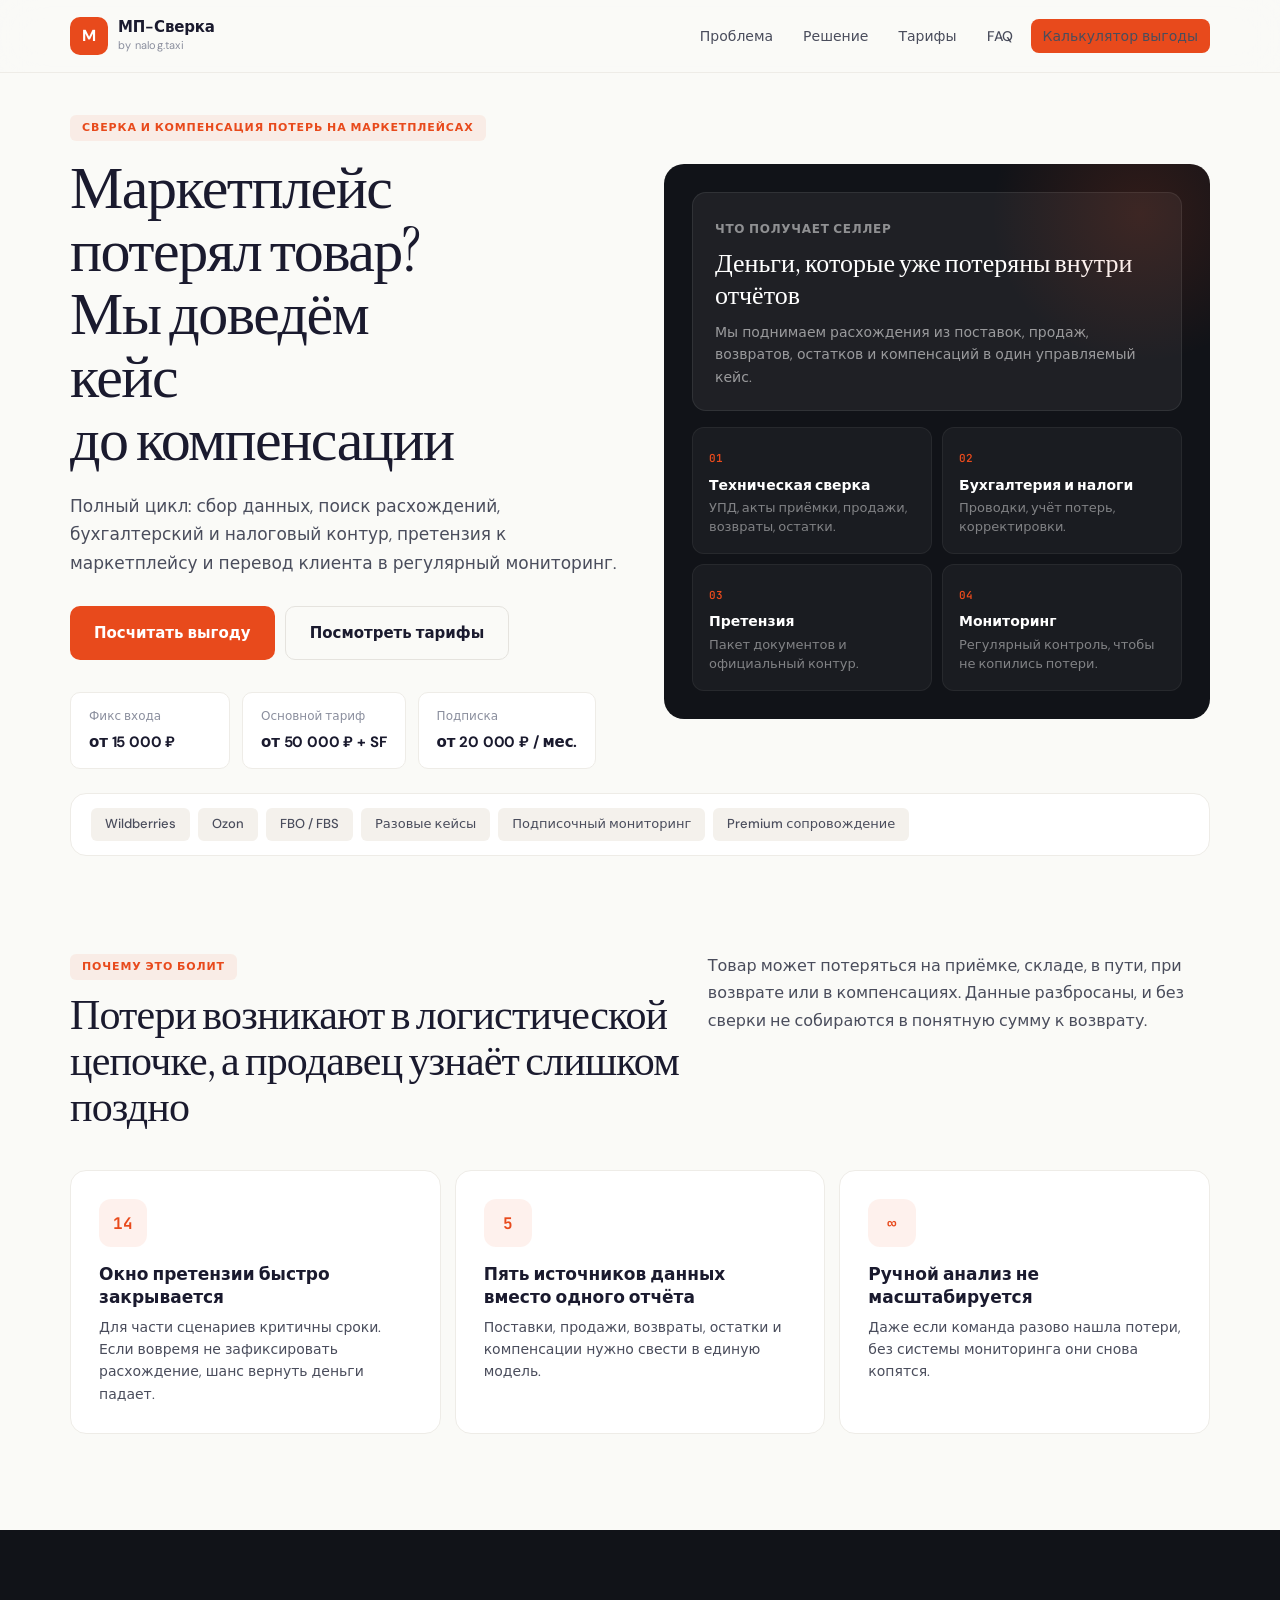
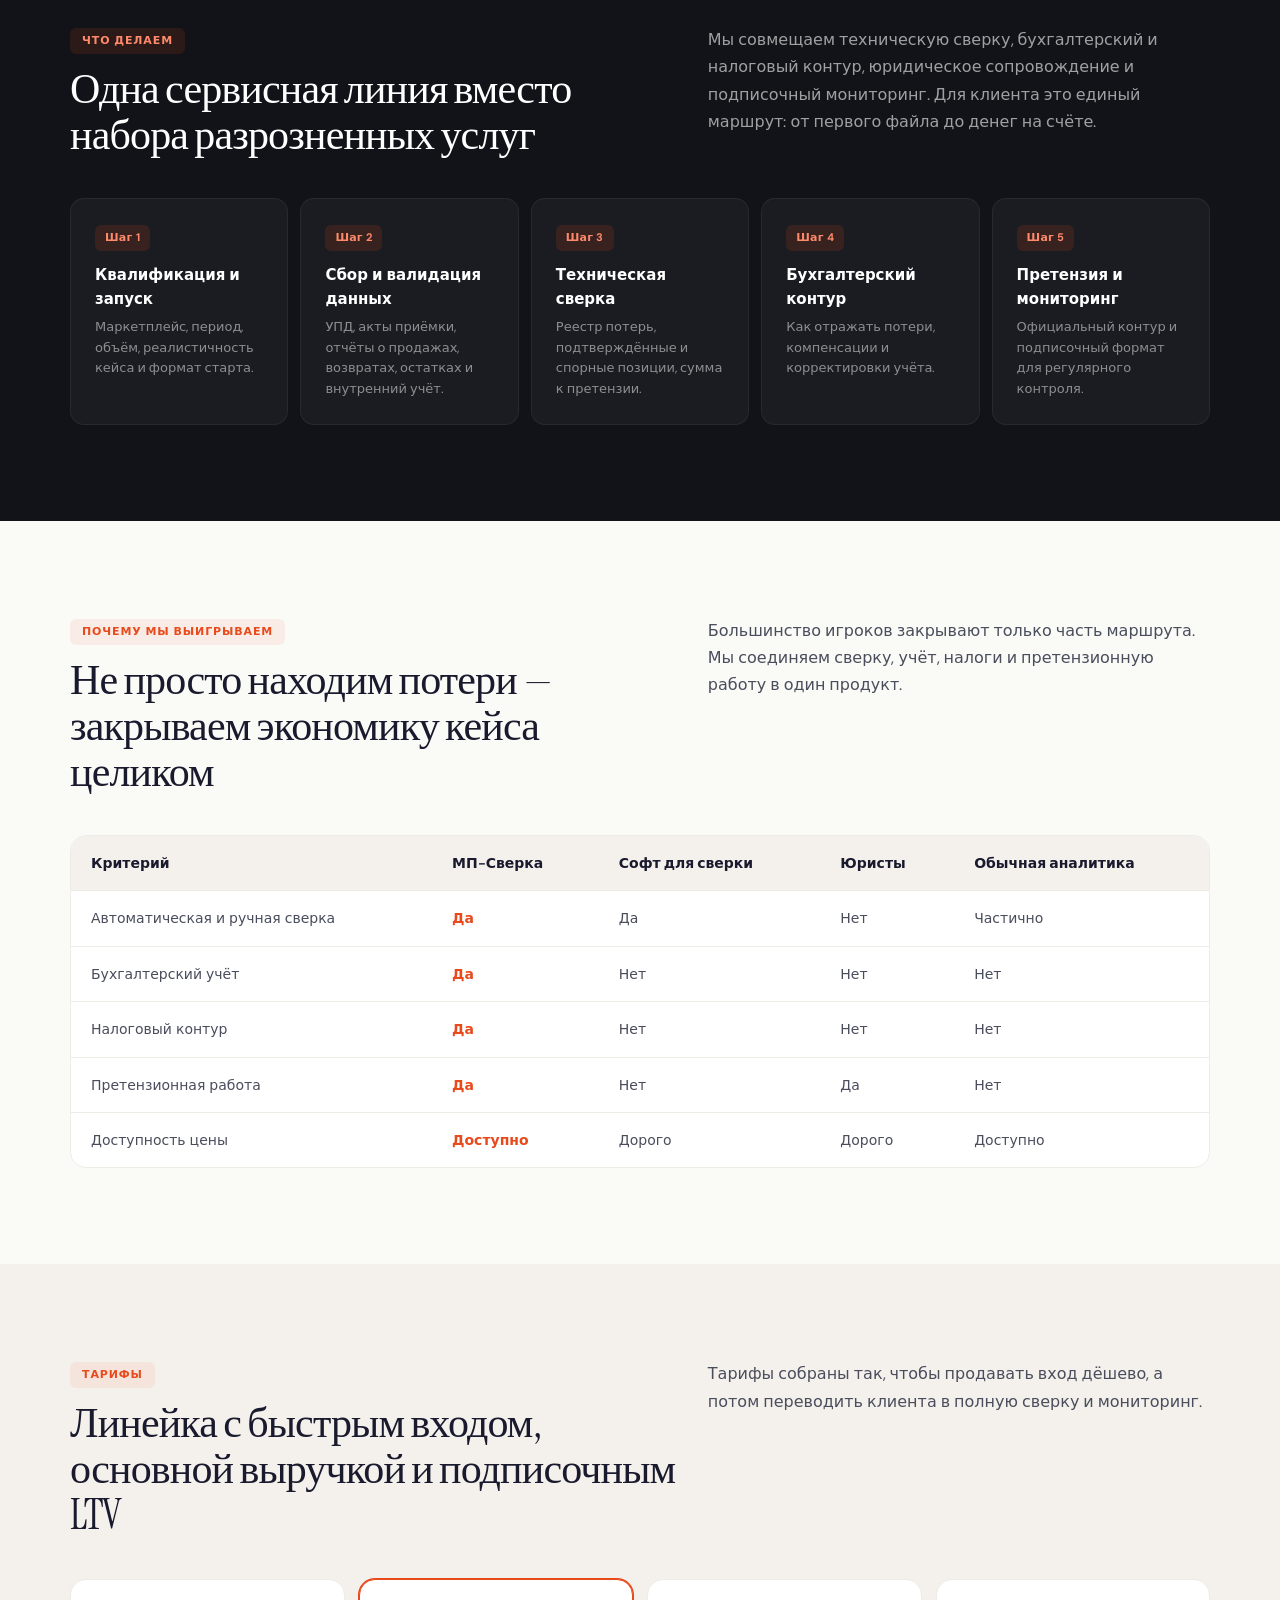
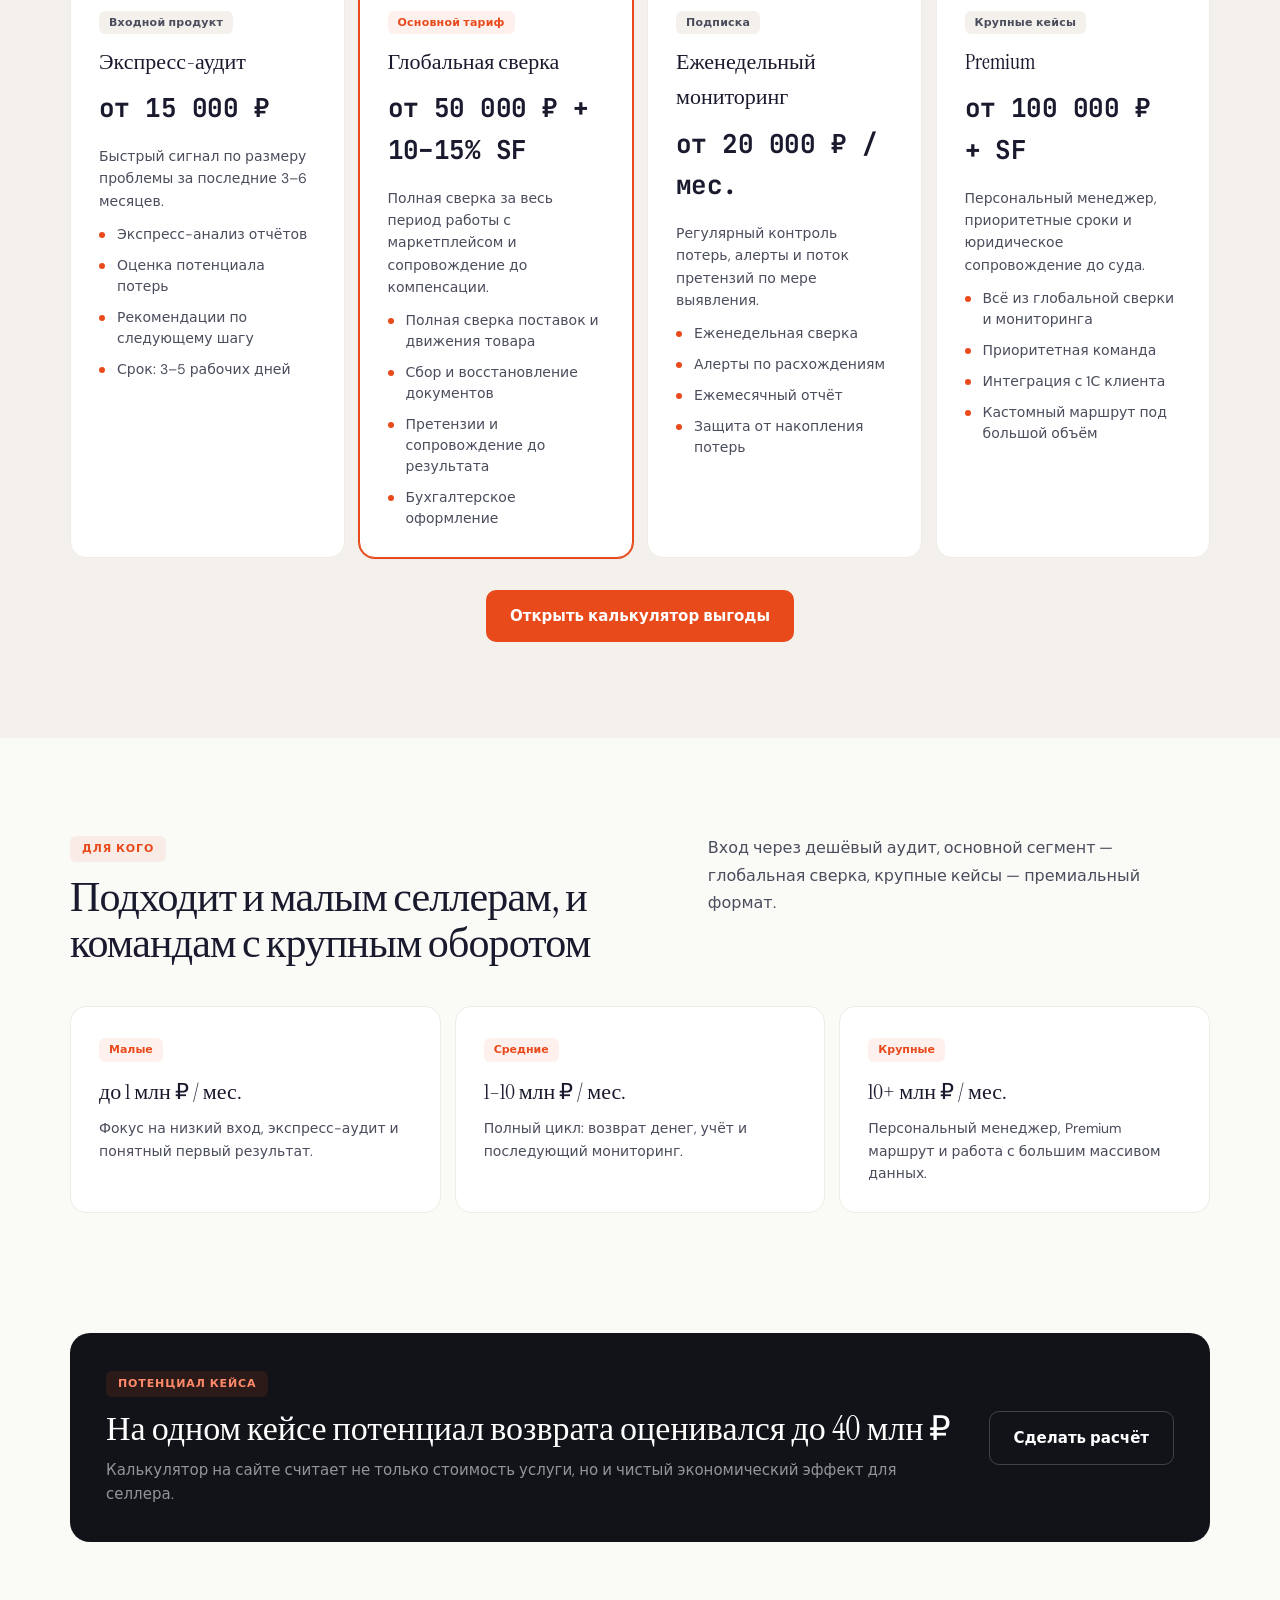
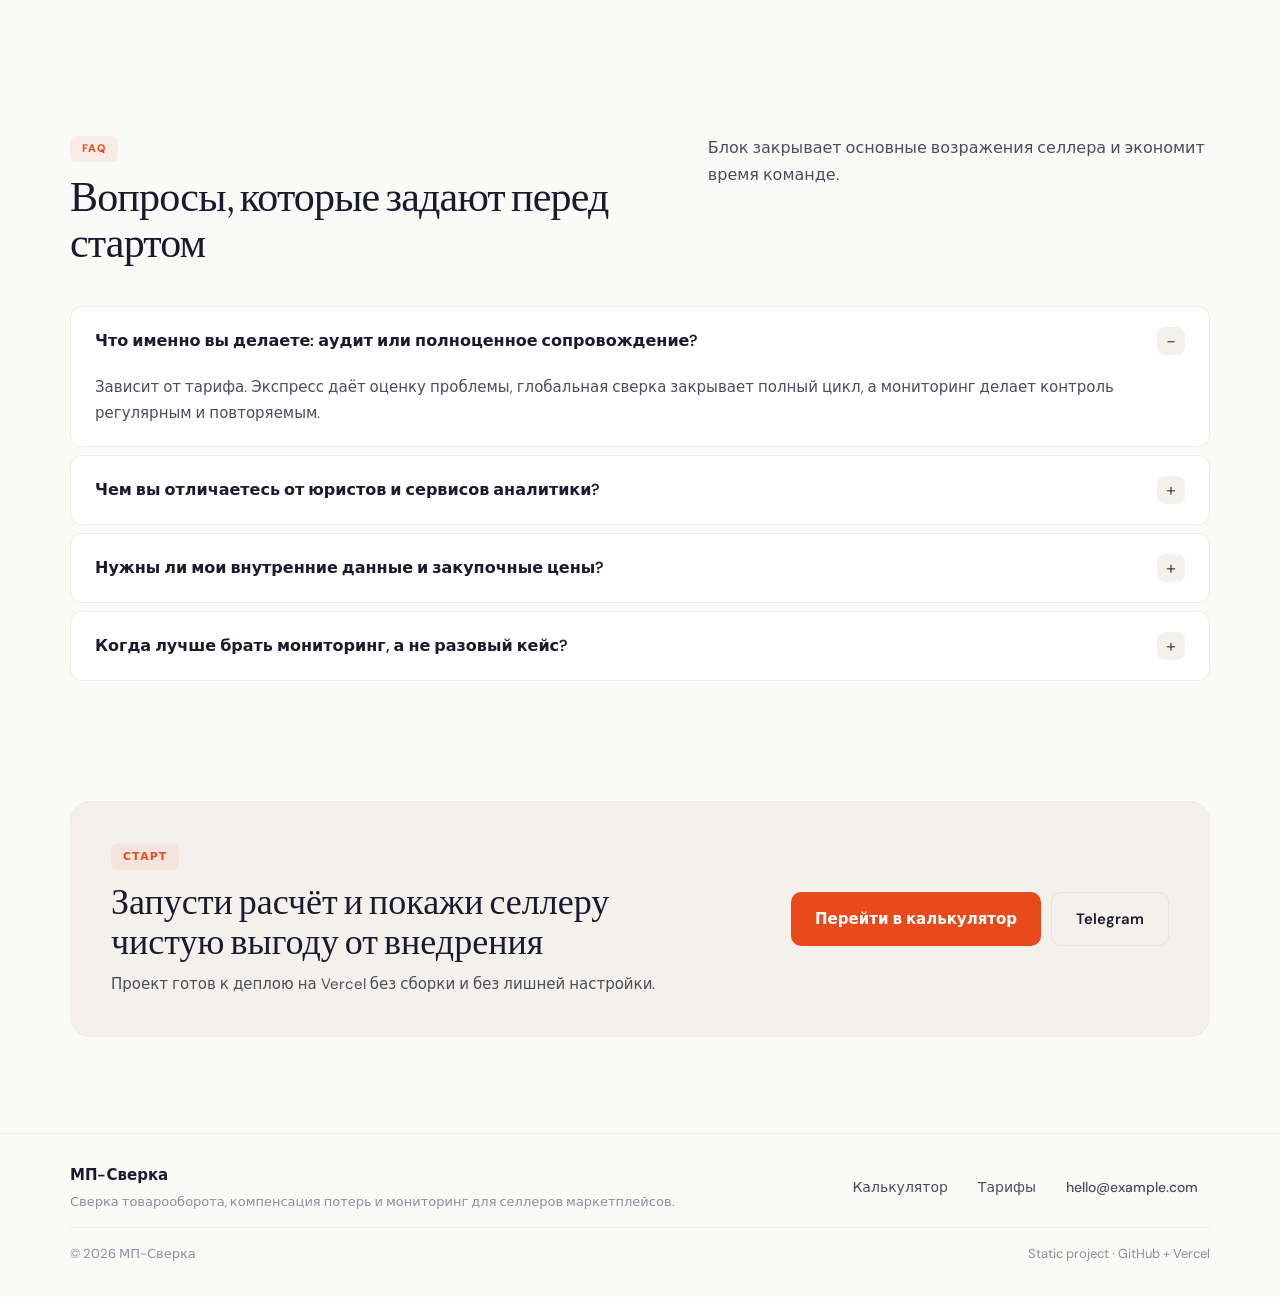
<file: index.html>
<!doctype html>
<html lang="ru">
  <head>
    <meta charset="UTF-8" />
    <meta name="viewport" content="width=device-width, initial-scale=1.0" />
    <title>МП-Сверка — найдем потери товара и вернем деньги селлеру</title>
    <meta
      name="description"
      content="МП-Сверка от nalog.taxi: техническая сверка, бухгалтерский и налоговый учет потерь, претензии к маркетплейсам и регулярный мониторинг."
    />
    <meta name="theme-color" content="#FAFAF7" />
    <meta property="og:title" content="МП-Сверка — найдем потери товара и вернем деньги селлеру" />
    <meta
      property="og:description"
      content="Сверка движения товара, расчет потерь, претензии к маркетплейсу и понятная экономика для селлера."
    />
    <meta property="og:type" content="website" />
    <meta property="og:image" content="./assets/og-cover.svg" />
    <link rel="icon" href="./assets/favicon.svg" type="image/svg+xml" />
    <link rel="preconnect" href="https://fonts.googleapis.com" />
    <link rel="preconnect" href="https://fonts.gstatic.com" crossorigin />
    <link
      href="https://fonts.googleapis.com/css2?family=DM+Sans:ital,wght@0,400;0,500;0,600;0,700;1,400&family=Instrument+Serif:ital@0;1&family=JetBrains+Mono:wght@500;700&display=swap"
      rel="stylesheet"
    />
    <link rel="stylesheet" href="./styles/main.css" />
    <script type="application/ld+json">
      {
        "@context": "https://schema.org",
        "@type": "ProfessionalService",
        "name": "МП-Сверка",
        "description": "Сервис по сверке товарооборота и компенсации потерь товара на маркетплейсах",
        "serviceType": "Marketplace reconciliation service",
        "areaServed": "RU",
        "brand": {
          "@type": "Brand",
          "name": "nalog.taxi"
        }
      }
    </script>
  </head>
  <body>
    <a class="skip-link" href="#main">Перейти к контенту</a>

    <header class="site-header">
      <div class="container nav-shell">
        <a class="brand" href="./index.html" aria-label="МП-Сверка, главная">
          <span class="brand-mark">M</span>
          <span>
            <strong>МП-Сверка</strong>
            <small>by nalog.taxi</small>
          </span>
        </a>

        <button class="nav-toggle" type="button" aria-expanded="false" aria-controls="mobileMenu">
          <span></span><span></span><span></span>
          <span class="sr-only">Открыть меню</span>
        </button>

        <nav class="nav-links" aria-label="Основная навигация">
          <a href="#problem">Проблема</a>
          <a href="#solution">Решение</a>
          <a href="#pricing">Тарифы</a>
          <a href="#faq">FAQ</a>
          <a class="btn btn-sm btn-accent" href="./calculator.html">Калькулятор выгоды</a>
        </nav>
      </div>

      <div class="mobile-menu" id="mobileMenu">
        <div class="container mobile-menu-inner">
          <a href="#problem">Проблема</a>
          <a href="#solution">Решение</a>
          <a href="#pricing">Тарифы</a>
          <a href="#faq">FAQ</a>
          <a class="btn btn-block btn-accent" href="./calculator.html">Открыть калькулятор</a>
        </div>
      </div>
    </header>

    <main id="main">
      <section class="hero section">
        <div class="container hero-grid">
          <div class="hero-copy">
            <div class="eyebrow">Сверка и компенсация потерь на маркетплейсах</div>
            <h1>Маркетплейс потерял товар? Мы доведём кейс до&nbsp;компенсации</h1>
            <p class="hero-text">
              Полный цикл: сбор данных, поиск расхождений, бухгалтерский и налоговый контур,
              претензия к маркетплейсу и перевод клиента в регулярный мониторинг.
            </p>

            <div class="hero-actions">
              <a class="btn btn-lg btn-accent" href="./calculator.html">Посчитать выгоду</a>
              <a class="btn btn-lg btn-secondary" href="#pricing">Посмотреть тарифы</a>
            </div>

            <div class="hero-proof">
              <div class="proof-card">
                <span>Фикс входа</span>
                <strong>от 15 000 ₽</strong>
              </div>
              <div class="proof-card">
                <span>Основной тариф</span>
                <strong>от 50 000 ₽ + SF</strong>
              </div>
              <div class="proof-card">
                <span>Подписка</span>
                <strong>от 20 000 ₽ / мес.</strong>
              </div>
            </div>
          </div>

          <div class="hero-panel">
            <div class="panel-glow"></div>
            <div class="hero-metric-card metric-primary">
              <span class="metric-label">Что получает селлер</span>
              <strong class="metric-value">Деньги, которые уже потеряны внутри отчётов</strong>
              <p>Мы поднимаем расхождения из поставок, продаж, возвратов, остатков и компенсаций в один управляемый кейс.</p>
            </div>

            <div class="mini-grid">
              <article class="mini-card">
                <span>01</span>
                <strong>Техническая сверка</strong>
                <p>УПД, акты приёмки, продажи, возвраты, остатки.</p>
              </article>
              <article class="mini-card">
                <span>02</span>
                <strong>Бухгалтерия и налоги</strong>
                <p>Проводки, учёт потерь, корректировки.</p>
              </article>
              <article class="mini-card">
                <span>03</span>
                <strong>Претензия</strong>
                <p>Пакет документов и официальный контур.</p>
              </article>
              <article class="mini-card">
                <span>04</span>
                <strong>Мониторинг</strong>
                <p>Регулярный контроль, чтобы не копились потери.</p>
              </article>
            </div>
          </div>
        </div>
      </section>

      <section class="section trust-strip">
        <div class="container trust-row" aria-label="Маркетплейсы и сценарии работы">
          <span>Wildberries</span>
          <span>Ozon</span>
          <span>FBO / FBS</span>
          <span>Разовые кейсы</span>
          <span>Подписочный мониторинг</span>
          <span>Premium сопровождение</span>
        </div>
      </section>

      <section class="section" id="problem">
        <div class="container section-head">
          <div>
            <div class="eyebrow">Почему это болит</div>
            <h2>Потери возникают в логистической цепочке, а продавец узнаёт слишком поздно</h2>
          </div>
          <p>
            Товар может потеряться на приёмке, складе, в пути, при возврате или в компенсациях. Данные разбросаны, и без сверки не собираются в понятную сумму к возврату.
          </p>
        </div>

        <div class="container cards-3">
          <article class="feature-card">
            <div class="feature-icon">14</div>
            <h3>Окно претензии быстро закрывается</h3>
            <p>Для части сценариев критичны сроки. Если вовремя не зафиксировать расхождение, шанс вернуть деньги падает.</p>
          </article>
          <article class="feature-card">
            <div class="feature-icon">5</div>
            <h3>Пять источников данных вместо одного отчёта</h3>
            <p>Поставки, продажи, возвраты, остатки и компенсации нужно свести в единую модель.</p>
          </article>
          <article class="feature-card">
            <div class="feature-icon">∞</div>
            <h3>Ручной анализ не масштабируется</h3>
            <p>Даже если команда разово нашла потери, без системы мониторинга они снова копятся.</p>
          </article>
        </div>
      </section>

      <section class="section section-dark" id="solution">
        <div class="container section-head section-head-dark">
          <div>
            <div class="eyebrow">Что делаем</div>
            <h2>Одна сервисная линия вместо набора разрозненных услуг</h2>
          </div>
          <p>
            Мы совмещаем техническую сверку, бухгалтерский и налоговый контур, юридическое сопровождение и подписочный
            мониторинг. Для клиента это единый маршрут: от первого файла до денег на счёте.
          </p>
        </div>

        <div class="container timeline">
          <article class="timeline-item">
            <span class="timeline-step">Шаг 1</span>
            <h3>Квалификация и запуск</h3>
            <p>Маркетплейс, период, объём, реалистичность кейса и формат старта.</p>
          </article>
          <article class="timeline-item">
            <span class="timeline-step">Шаг 2</span>
            <h3>Сбор и валидация данных</h3>
            <p>УПД, акты приёмки, отчёты о продажах, возвратах, остатках и внутренний учёт.</p>
          </article>
          <article class="timeline-item">
            <span class="timeline-step">Шаг 3</span>
            <h3>Техническая сверка</h3>
            <p>Реестр потерь, подтверждённые и спорные позиции, сумма к претензии.</p>
          </article>
          <article class="timeline-item">
            <span class="timeline-step">Шаг 4</span>
            <h3>Бухгалтерский контур</h3>
            <p>Как отражать потери, компенсации и корректировки учёта.</p>
          </article>
          <article class="timeline-item">
            <span class="timeline-step">Шаг 5</span>
            <h3>Претензия и мониторинг</h3>
            <p>Официальный контур и подписочный формат для регулярного контроля.</p>
          </article>
        </div>
      </section>

      <section class="section">
        <div class="container section-head">
          <div>
            <div class="eyebrow">Почему мы выигрываем</div>
            <h2>Не просто находим потери — закрываем экономику кейса целиком</h2>
          </div>
          <p>
            Большинство игроков закрывают только часть маршрута. Мы соединяем сверку, учёт, налоги и претензионную работу в один продукт.
          </p>
        </div>

        <div class="container compare-table-wrap">
          <table class="compare-table">
            <thead>
              <tr>
                <th>Критерий</th>
                <th>МП-Сверка</th>
                <th>Софт для сверки</th>
                <th>Юристы</th>
                <th>Обычная аналитика</th>
              </tr>
            </thead>
            <tbody>
              <tr><td>Автоматическая и ручная сверка</td><td>Да</td><td>Да</td><td>Нет</td><td>Частично</td></tr>
              <tr><td>Бухгалтерский учёт</td><td>Да</td><td>Нет</td><td>Нет</td><td>Нет</td></tr>
              <tr><td>Налоговый контур</td><td>Да</td><td>Нет</td><td>Нет</td><td>Нет</td></tr>
              <tr><td>Претензионная работа</td><td>Да</td><td>Нет</td><td>Да</td><td>Нет</td></tr>
              <tr><td>Доступность цены</td><td>Доступно</td><td>Дорого</td><td>Дорого</td><td>Доступно</td></tr>
            </tbody>
          </table>
        </div>
      </section>

      <section class="section section-gradient" id="pricing">
        <div class="container section-head">
          <div>
            <div class="eyebrow">Тарифы</div>
            <h2>Линейка с быстрым входом, основной выручкой и подписочным LTV</h2>
          </div>
          <p>Тарифы собраны так, чтобы продавать вход дёшево, а потом переводить клиента в полную сверку и мониторинг.</p>
        </div>

        <div class="container pricing-grid">
          <article class="pricing-card">
            <div class="pricing-top">
              <span class="pricing-tag">Входной продукт</span>
              <h3>Экспресс-аудит</h3>
              <div class="pricing-price">от 15 000 ₽</div>
            </div>
            <p>Быстрый сигнал по размеру проблемы за последние 3–6 месяцев.</p>
            <ul>
              <li>Экспресс-анализ отчётов</li>
              <li>Оценка потенциала потерь</li>
              <li>Рекомендации по следующему шагу</li>
              <li>Срок: 3–5 рабочих дней</li>
            </ul>
          </article>

          <article class="pricing-card pricing-card-featured">
            <div class="pricing-top">
              <span class="pricing-tag pricing-tag-accent">Основной тариф</span>
              <h3>Глобальная сверка</h3>
              <div class="pricing-price">от 50 000 ₽ + 10–15% SF</div>
            </div>
            <p>Полная сверка за весь период работы с маркетплейсом и сопровождение до компенсации.</p>
            <ul>
              <li>Полная сверка поставок и движения товара</li>
              <li>Сбор и восстановление документов</li>
              <li>Претензии и сопровождение до результата</li>
              <li>Бухгалтерское оформление</li>
            </ul>
          </article>

          <article class="pricing-card">
            <div class="pricing-top">
              <span class="pricing-tag">Подписка</span>
              <h3>Еженедельный мониторинг</h3>
              <div class="pricing-price">от 20 000 ₽ / мес.</div>
            </div>
            <p>Регулярный контроль потерь, алерты и поток претензий по мере выявления.</p>
            <ul>
              <li>Еженедельная сверка</li>
              <li>Алерты по расхождениям</li>
              <li>Ежемесячный отчёт</li>
              <li>Защита от накопления потерь</li>
            </ul>
          </article>

          <article class="pricing-card">
            <div class="pricing-top">
              <span class="pricing-tag">Крупные кейсы</span>
              <h3>Premium</h3>
              <div class="pricing-price">от 100 000 ₽ + SF</div>
            </div>
            <p>Персональный менеджер, приоритетные сроки и юридическое сопровождение до суда.</p>
            <ul>
              <li>Всё из глобальной сверки и мониторинга</li>
              <li>Приоритетная команда</li>
              <li>Интеграция с 1С клиента</li>
              <li>Кастомный маршрут под большой объём</li>
            </ul>
          </article>
        </div>

        <div class="container centered-action">
          <a class="btn btn-lg btn-accent" href="./calculator.html">Открыть калькулятор выгоды</a>
        </div>
      </section>

      <section class="section">
        <div class="container section-head">
          <div>
            <div class="eyebrow">Для кого</div>
            <h2>Подходит и малым селлерам, и командам с крупным оборотом</h2>
          </div>
          <p>
            Вход через дешёвый аудит, основной сегмент — глобальная сверка, крупные кейсы — премиальный формат.
          </p>
        </div>

        <div class="container audience-grid">
          <article class="audience-card">
            <span>Малые</span>
            <h3>до 1 млн ₽ / мес.</h3>
            <p>Фокус на низкий вход, экспресс-аудит и понятный первый результат.</p>
          </article>
          <article class="audience-card">
            <span>Средние</span>
            <h3>1–10 млн ₽ / мес.</h3>
            <p>Полный цикл: возврат денег, учёт и последующий мониторинг.</p>
          </article>
          <article class="audience-card">
            <span>Крупные</span>
            <h3>10+ млн ₽ / мес.</h3>
            <p>Персональный менеджер, Premium маршрут и работа с большим массивом данных.</p>
          </article>
        </div>
      </section>

      <section class="section cases-section">
        <div class="container case-banner">
          <div>
            <div class="eyebrow">Потенциал кейса</div>
            <h2>На одном кейсе потенциал возврата оценивался до&nbsp;40&nbsp;млн&nbsp;₽</h2>
            <p>
              Калькулятор на сайте считает не только стоимость услуги, но и чистый экономический эффект для селлера.
            </p>
          </div>
          <a class="btn btn-secondary btn-lg" href="./calculator.html">Сделать расчёт</a>
        </div>
      </section>

      <section class="section" id="faq">
        <div class="container section-head">
          <div>
            <div class="eyebrow">FAQ</div>
            <h2>Вопросы, которые задают перед стартом</h2>
          </div>
          <p>Блок закрывает основные возражения селлера и экономит время команде.</p>
        </div>

        <div class="container faq-list">
          <details class="faq-item" open>
            <summary>Что именно вы делаете: аудит или полноценное сопровождение?</summary>
            <p>
              Зависит от тарифа. Экспресс даёт оценку проблемы, глобальная сверка закрывает полный цикл, а мониторинг
              делает контроль регулярным и повторяемым.
            </p>
          </details>
          <details class="faq-item">
            <summary>Чем вы отличаетесь от юристов и сервисов аналитики?</summary>
            <p>
              Мы не работаем только на одном участке цепочки. Внутри продукта соединены сверка, бухгалтерия, налоги,
              претензия и последующий мониторинг.
            </p>
          </details>
          <details class="faq-item">
            <summary>Нужны ли мои внутренние данные и закупочные цены?</summary>
            <p>
              Да. Для качественного расчёта нужны не только отчёты маркетплейса, но и внутренний учёт клиента,
              закупочные цены и история претензий.
            </p>
          </details>
          <details class="faq-item">
            <summary>Когда лучше брать мониторинг, а не разовый кейс?</summary>
            <p>
              Когда у селлера поток поставок стабильный и потери возникают регулярно. Подписка экономически выгоднее,
              чем возвращаться к проблеме раз в несколько месяцев.
            </p>
          </details>
        </div>
      </section>

      <section class="section final-cta" id="contact">
        <div class="container final-cta-shell">
          <div>
            <div class="eyebrow">Старт</div>
            <h2>Запусти расчёт и покажи селлеру чистую выгоду от внедрения</h2>
            <p>
              Проект готов к деплою на Vercel без сборки и без лишней настройки.
            </p>
          </div>

          <div class="cta-actions">
            <a class="btn btn-lg btn-accent" href="./calculator.html">Перейти в калькулятор</a>
            <a class="btn btn-lg btn-ghost contact-telegram" href="#">Telegram</a>
          </div>
        </div>
      </section>
    </main>

    <footer class="site-footer">
      <div class="container footer-row">
        <div>
          <strong>МП-Сверка</strong>
          <p>Сверка товарооборота, компенсация потерь и мониторинг для селлеров маркетплейсов.</p>
        </div>

        <div class="footer-links">
          <a href="./calculator.html">Калькулятор</a>
          <a href="#pricing">Тарифы</a>
          <a class="contact-email" href="#">Email</a>
        </div>
      </div>
      <div class="container footer-bottom">
        <span>© <span id="currentYear"></span> МП-Сверка</span>
        <span>Static project · GitHub + Vercel</span>
      </div>
    </footer>

    <script type="module" src="./scripts/site.js"></script>
  </body>
</html>
</file>
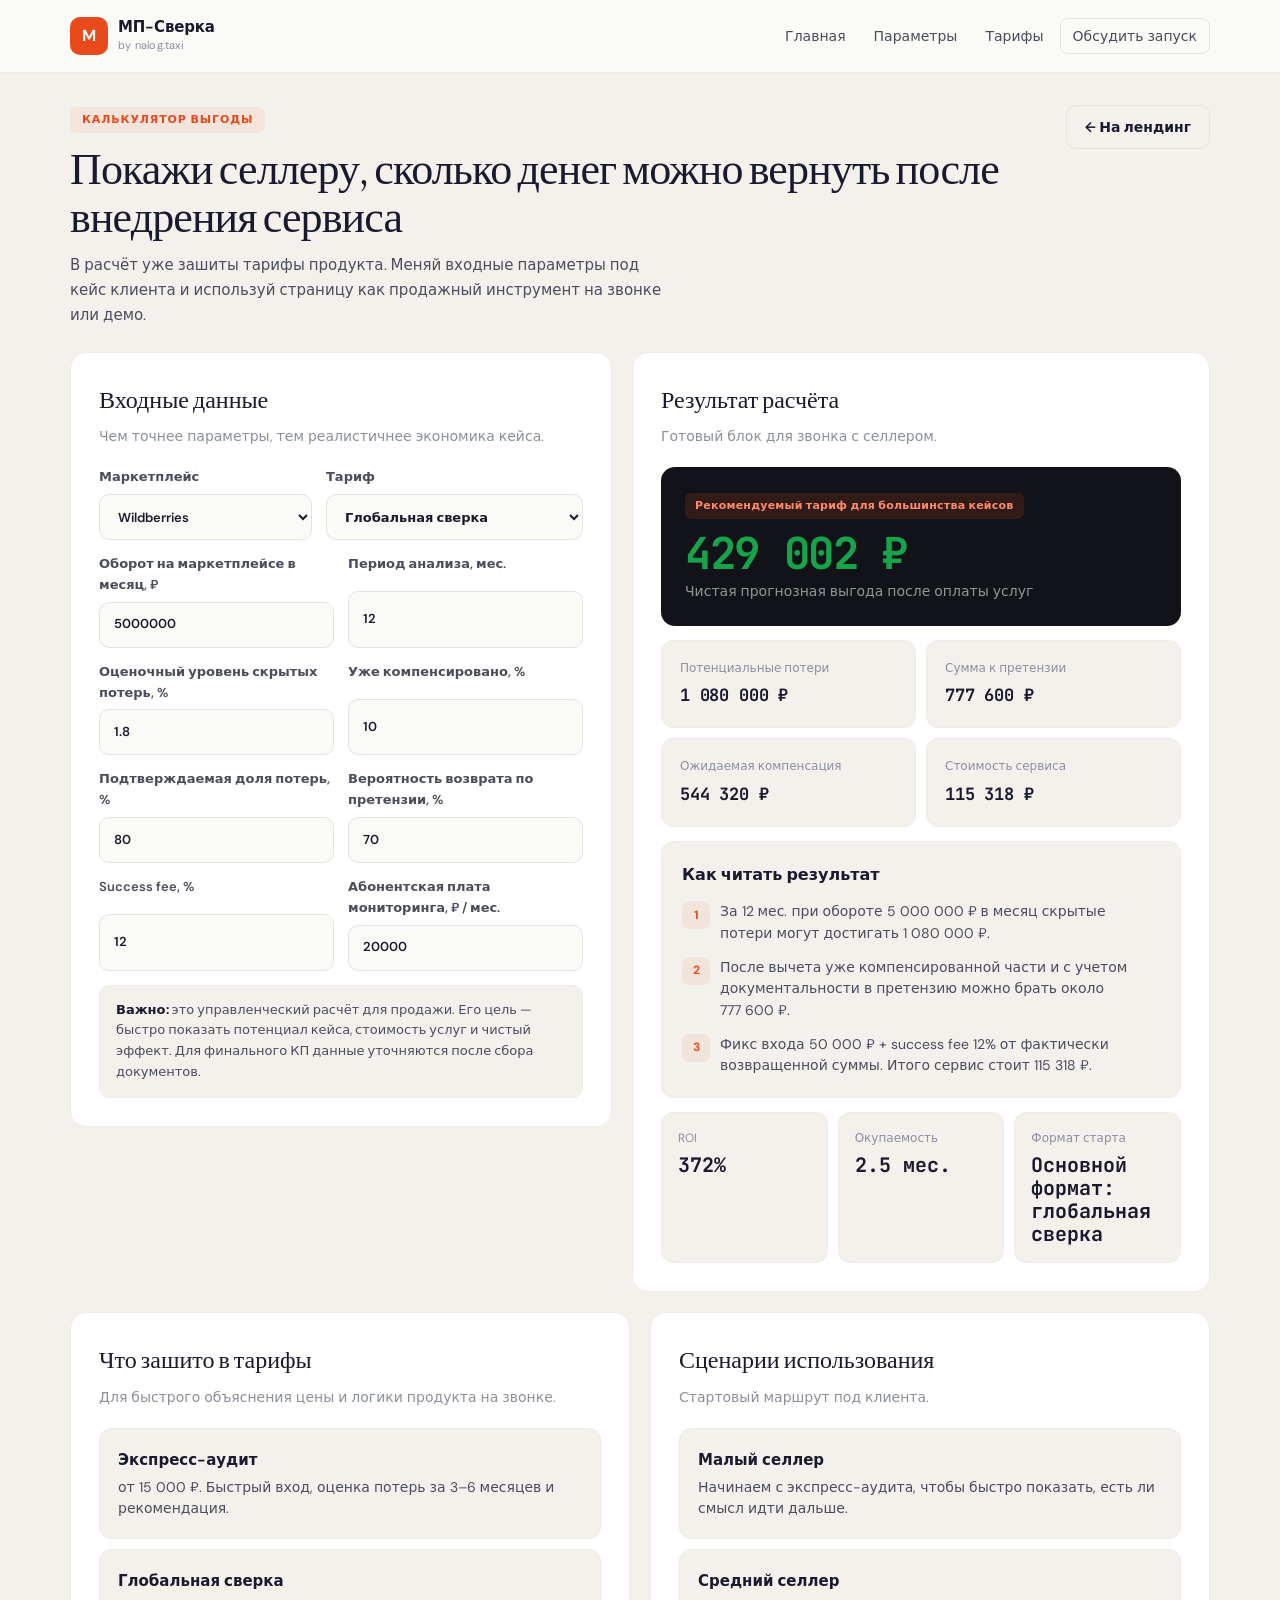
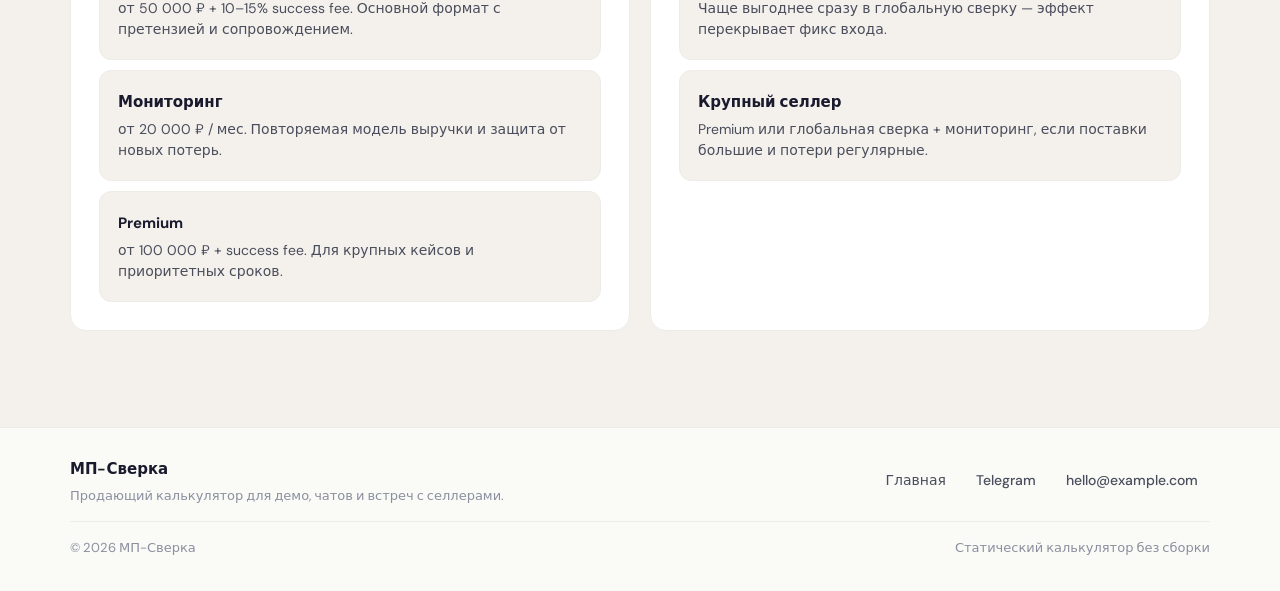
<file: calculator.html>
<!doctype html>
<html lang="ru">
  <head>
    <meta charset="UTF-8" />
    <meta name="viewport" content="width=device-width, initial-scale=1.0" />
    <title>Калькулятор выгоды — МП-Сверка</title>
    <meta
      name="description"
      content="Посчитайте потенциальные потери, сумму к претензии, стоимость услуги и чистую выгоду от внедрения МП-Сверки."
    />
    <meta name="theme-color" content="#FAFAF7" />
    <link rel="icon" href="./assets/favicon.svg" type="image/svg+xml" />
    <link rel="preconnect" href="https://fonts.googleapis.com" />
    <link rel="preconnect" href="https://fonts.gstatic.com" crossorigin />
    <link
      href="https://fonts.googleapis.com/css2?family=DM+Sans:ital,wght@0,400;0,500;0,600;0,700;1,400&family=Instrument+Serif:ital@0;1&family=JetBrains+Mono:wght@500;700&display=swap"
      rel="stylesheet"
    />
    <link rel="stylesheet" href="./styles/main.css" />
  </head>
  <body class="calculator-body">
    <a class="skip-link" href="#main">Перейти к контенту</a>

    <header class="site-header site-header-solid">
      <div class="container nav-shell">
        <a class="brand" href="./index.html" aria-label="МП-Сверка, главная">
          <span class="brand-mark">M</span>
          <span>
            <strong>МП-Сверка</strong>
            <small>by nalog.taxi</small>
          </span>
        </a>

        <nav class="nav-links nav-links-static" aria-label="Основная навигация">
          <a href="./index.html">Главная</a>
          <a href="#calcForm">Параметры</a>
          <a href="#pricingReference">Тарифы</a>
          <a class="btn btn-sm btn-secondary" href="./index.html#contact">Обсудить запуск</a>
        </nav>
      </div>
    </header>

    <main id="main" class="section calculator-page">
      <div class="container calculator-page-head">
        <div>
          <div class="eyebrow">Калькулятор выгоды</div>
          <h1>Покажи селлеру, сколько денег можно вернуть после внедрения сервиса</h1>
          <p>
            В расчёт уже зашиты тарифы продукта. Меняй входные параметры под кейс клиента и используй
            страницу как продажный инструмент на звонке или демо.
          </p>
        </div>
        <a class="btn btn-secondary" href="./index.html">← На лендинг</a>
      </div>

      <div class="container calculator-layout">
        <section class="calc-card calc-form-card" id="calcForm">
          <div class="card-top">
            <h2>Входные данные</h2>
            <p>Чем точнее параметры, тем реалистичнее экономика кейса.</p>
          </div>

          <form class="calc-form" id="sellerCalculator" novalidate>
            <div class="field-grid field-grid-2">
              <label>
                Маркетплейс
                <select id="marketplace">
                  <option value="wb">Wildberries</option>
                  <option value="ozon">Ozon</option>
                  <option value="multi">Несколько площадок</option>
                </select>
              </label>
              <label>
                Тариф
                <select id="tariff">
                  <option value="global">Глобальная сверка</option>
                  <option value="express">Экспресс-аудит</option>
                  <option value="monitoring">Еженедельный мониторинг</option>
                  <option value="premium">Premium</option>
                </select>
              </label>
            </div>

            <div class="field-grid field-grid-2">
              <label>
                Оборот на маркетплейсе в месяц, ₽
                <input id="monthlyTurnover" type="number" min="0" step="10000" value="5000000" />
              </label>
              <label>
                Период анализа, мес.
                <input id="periodMonths" type="number" min="1" max="24" step="1" value="12" />
              </label>
            </div>

            <div class="field-grid field-grid-2">
              <label>
                Оценочный уровень скрытых потерь, %
                <input id="lossRate" type="number" min="0.1" max="10" step="0.1" value="1.8" />
              </label>
              <label>
                Уже компенсировано, %
                <input id="compensatedShare" type="number" min="0" max="100" step="1" value="10" />
              </label>
            </div>

            <div class="field-grid field-grid-2">
              <label>
                Подтверждаемая доля потерь, %
                <input id="documentedShare" type="number" min="10" max="100" step="1" value="80" />
              </label>
              <label>
                Вероятность возврата по претензии, %
                <input id="recoveryRate" type="number" min="10" max="100" step="1" value="70" />
              </label>
            </div>

            <div class="field-grid field-grid-2">
              <label>
                Success fee, %
                <input id="successFeeRate" type="number" min="0" max="30" step="0.5" value="12" />
              </label>
              <label>
                Абонентская плата мониторинга, ₽ / мес.
                <input id="monitoringFee" type="number" min="0" step="1000" value="20000" />
              </label>
            </div>

            <div class="assumptions-note">
              <strong>Важно:</strong> это управленческий расчёт для продажи. Его цель — быстро показать потенциал
              кейса, стоимость услуг и чистый эффект. Для финального КП данные уточняются после сбора документов.
            </div>
          </form>
        </section>

        <section class="calc-card calc-results-card">
          <div class="card-top">
            <h2>Результат расчёта</h2>
            <p>Готовый блок для звонка с селлером.</p>
          </div>

          <div class="results-hero">
            <span class="result-badge" id="recommendedBadge">Рекомендуемый тариф</span>
            <div class="result-big" id="netBenefitValue">0 ₽</div>
            <p id="netBenefitLabel">Чистая прогнозная выгода после оплаты услуг</p>
          </div>

          <div class="results-grid">
            <article class="result-card">
              <span>Потенциальные потери</span>
              <strong id="potentialLosses">0 ₽</strong>
            </article>
            <article class="result-card">
              <span>Сумма к претензии</span>
              <strong id="claimAmount">0 ₽</strong>
            </article>
            <article class="result-card">
              <span>Ожидаемая компенсация</span>
              <strong id="projectedReturn">0 ₽</strong>
            </article>
            <article class="result-card">
              <span>Стоимость сервиса</span>
              <strong id="serviceCost">0 ₽</strong>
            </article>
          </div>

          <div class="story-block">
            <h3>Как читать результат</h3>
            <ul class="story-list">
              <li><span>1</span><p id="story1">Мы оцениваем скрытые потери внутри отчётов за выбранный период.</p></li>
              <li><span>2</span><p id="story2">Из них вычитается уже компенсированная часть, а оставшееся идёт в претензионный контур.</p></li>
              <li><span>3</span><p id="story3">Дальше считаем, сколько денег реально можно вернуть и сколько стоит запуск услуги.</p></li>
            </ul>
          </div>

          <div class="kpi-strip">
            <div>
              <span>ROI</span>
              <strong id="roiValue">0%</strong>
            </div>
            <div>
              <span>Окупаемость</span>
              <strong id="paybackValue">—</strong>
            </div>
            <div>
              <span>Формат старта</span>
              <strong id="launchFormat">—</strong>
            </div>
          </div>
        </section>
      </div>

      <div class="container assumptions-grid">
        <section class="calc-card">
          <div class="card-top">
            <h2>Что зашито в тарифы</h2>
            <p>Для быстрого объяснения цены и логики продукта на звонке.</p>
          </div>
          <div class="reference-list" id="pricingReference">
            <article>
              <strong>Экспресс-аудит</strong>
              <p>от 15 000 ₽. Быстрый вход, оценка потерь за 3–6 месяцев и рекомендация.</p>
            </article>
            <article>
              <strong>Глобальная сверка</strong>
              <p>от 50 000 ₽ + 10–15% success fee. Основной формат с претензией и сопровождением.</p>
            </article>
            <article>
              <strong>Мониторинг</strong>
              <p>от 20 000 ₽ / мес. Повторяемая модель выручки и защита от новых потерь.</p>
            </article>
            <article>
              <strong>Premium</strong>
              <p>от 100 000 ₽ + success fee. Для крупных кейсов и приоритетных сроков.</p>
            </article>
          </div>
        </section>

        <section class="calc-card">
          <div class="card-top">
            <h2>Сценарии использования</h2>
            <p>Стартовый маршрут под клиента.</p>
          </div>
          <div class="scenario-list">
            <article>
              <strong>Малый селлер</strong>
              <p>Начинаем с экспресс-аудита, чтобы быстро показать, есть ли смысл идти дальше.</p>
            </article>
            <article>
              <strong>Средний селлер</strong>
              <p>Чаще выгоднее сразу в глобальную сверку — эффект перекрывает фикс входа.</p>
            </article>
            <article>
              <strong>Крупный селлер</strong>
              <p>Premium или глобальная сверка + мониторинг, если поставки большие и потери регулярные.</p>
            </article>
          </div>
        </section>
      </div>
    </main>

    <footer class="site-footer">
      <div class="container footer-row">
        <div>
          <strong>МП-Сверка</strong>
          <p>Продающий калькулятор для демо, чатов и встреч с селлерами.</p>
        </div>
        <div class="footer-links">
          <a href="./index.html">Главная</a>
          <a class="contact-telegram" href="#">Telegram</a>
          <a class="contact-email" href="#">Email</a>
        </div>
      </div>
      <div class="container footer-bottom">
        <span>© <span id="currentYear"></span> МП-Сверка</span>
        <span>Статический калькулятор без сборки</span>
      </div>
    </footer>

    <script type="module" src="./scripts/calculator.js"></script>
  </body>
</html>
</file>
<file: styles/main.css>
/* ── МП-Сверка — Editorial Fintech ── */

:root {
  --bg: #FAFAF7;
  --bg-warm: #F4F1EC;
  --bg-card: #FFFFFF;
  --bg-dark: #111318;
  --bg-dark-card: #1a1c22;
  --text: #1a1a2e;
  --text-secondary: #4a4d5c;
  --text-muted: #8b8f9e;
  --accent: #E84A1C;
  --accent-soft: rgba(232, 74, 28, 0.08);
  --accent-hover: #d0400f;
  --green: #16a34a;
  --green-soft: rgba(22, 163, 74, 0.08);
  --amber: #d97706;
  --red: #dc2626;
  --border: #e5e3de;
  --border-light: #eeece7;
  --shadow-sm: 0 1px 3px rgba(0,0,0,0.04), 0 1px 2px rgba(0,0,0,0.03);
  --shadow-md: 0 4px 16px rgba(0,0,0,0.06), 0 1px 4px rgba(0,0,0,0.04);
  --shadow-lg: 0 12px 40px rgba(0,0,0,0.08), 0 2px 8px rgba(0,0,0,0.04);
  --radius: 16px;
  --radius-sm: 10px;
  --radius-xs: 6px;
  --container: 1140px;
  --header-h: 72px;
  --font-display: 'Instrument Serif', Georgia, serif;
  --font-body: 'DM Sans', system-ui, sans-serif;
  --font-mono: 'JetBrains Mono', 'SF Mono', monospace;
}

*, *::before, *::after { box-sizing: border-box; margin: 0; padding: 0; }
html { scroll-behavior: smooth; -webkit-font-smoothing: antialiased; }

body {
  font-family: var(--font-body);
  background: var(--bg);
  color: var(--text);
  min-height: 100vh;
  line-height: 1.6;
  font-size: 16px;
}

img { max-width: 100%; display: block; }
a { color: inherit; text-decoration: none; }
button, input, select { font: inherit; }

.container {
  width: min(var(--container), calc(100% - 40px));
  margin: 0 auto;
}

.section { padding: 96px 0; }

/* ── Skip / SR ── */
.skip-link { position: absolute; left: -9999px; }
.skip-link:focus { left: 16px; top: 16px; z-index: 200; background: var(--text); color: white; padding: 8px 16px; border-radius: 8px; }
.sr-only { position: absolute; width: 1px; height: 1px; overflow: hidden; clip: rect(0,0,0,0); white-space: nowrap; border: 0; }

/* ── Header ── */
.site-header {
  position: sticky;
  top: 0;
  z-index: 120;
  background: rgba(250, 250, 247, 0.85);
  backdrop-filter: blur(20px) saturate(1.2);
  -webkit-backdrop-filter: blur(20px) saturate(1.2);
  border-bottom: 1px solid var(--border-light);
}

.site-header-solid { background: rgba(250, 250, 247, 0.95); }

.nav-shell {
  min-height: var(--header-h);
  display: flex;
  align-items: center;
  justify-content: space-between;
  gap: 16px;
}

.brand {
  display: inline-flex;
  align-items: center;
  gap: 10px;
}

.brand span:last-child {
  display: flex;
  flex-direction: column;
  gap: 1px;
}

.brand strong { font-size: 15px; line-height: 1.2; letter-spacing: -0.01em; }
.brand small { color: var(--text-muted); font-size: 11px; letter-spacing: 0.02em; }

.brand-mark {
  width: 38px;
  height: 38px;
  border-radius: 10px;
  display: grid;
  place-items: center;
  font-weight: 700;
  font-size: 16px;
  color: white;
  background: var(--accent);
}

.nav-links, .footer-links, .mobile-menu-inner {
  display: flex;
  align-items: center;
  gap: 6px;
}

.nav-links a, .footer-links a, .mobile-menu-inner a {
  color: var(--text-secondary);
  font-size: 14px;
  font-weight: 500;
  padding: 6px 12px;
  border-radius: 8px;
  transition: color 0.15s, background 0.15s;
}

.nav-links a:hover, .footer-links a:hover, .mobile-menu-inner a:hover {
  color: var(--text);
  background: rgba(0,0,0,0.04);
}

.nav-links-static { gap: 4px; }

.nav-toggle {
  width: 40px; height: 40px;
  border: 1px solid var(--border);
  border-radius: 10px;
  background: white;
  display: none;
  align-items: center; justify-content: center;
  gap: 4px; flex-direction: column;
  cursor: pointer;
}

.nav-toggle span:not(.sr-only) {
  width: 16px; height: 1.5px;
  background: var(--text);
  border-radius: 2px;
  transition: 0.2s;
}

.mobile-menu { display: none; border-top: 1px solid var(--border-light); background: white; }
.mobile-menu.open { display: block; }
.mobile-menu-inner { flex-direction: column; align-items: stretch; padding: 16px 0; }
.mobile-menu-inner a { font-size: 15px; padding: 10px 0; }

/* ── Buttons ── */
.btn {
  appearance: none;
  border: 0;
  border-radius: 10px;
  padding: 10px 18px;
  display: inline-flex;
  align-items: center;
  justify-content: center;
  gap: 8px;
  font-weight: 600;
  font-size: 14px;
  color: white;
  background: var(--text);
  transition: transform 0.15s, box-shadow 0.15s, background 0.15s;
  cursor: pointer;
  white-space: nowrap;
}

.btn:hover { transform: translateY(-1px); box-shadow: var(--shadow-md); background: #2a2a42; }
.btn:active { transform: translateY(0); }

.btn-accent { background: var(--accent); }
.btn-accent:hover { background: var(--accent-hover); }

.btn-secondary {
  background: transparent;
  color: var(--text);
  border: 1px solid var(--border);
}
.btn-secondary:hover { background: rgba(0,0,0,0.03); box-shadow: none; transform: none; }

.btn-ghost {
  background: transparent;
  color: var(--text);
  border: 1px solid var(--border);
}
.btn-ghost:hover { background: rgba(0,0,0,0.03); }

.btn-sm { padding: 7px 14px; font-size: 13px; border-radius: 8px; }
.btn-lg { padding: 14px 24px; font-size: 15px; min-height: 48px; }
.btn-block { width: 100%; }

/* ── Eyebrow ── */
.eyebrow {
  display: inline-flex;
  align-items: center;
  gap: 6px;
  padding: 4px 12px;
  border-radius: 6px;
  color: var(--accent);
  background: var(--accent-soft);
  font-size: 11px;
  font-weight: 700;
  letter-spacing: 0.08em;
  text-transform: uppercase;
  font-family: var(--font-body);
}

/* ── Hero ── */
.hero { padding-top: 40px; padding-bottom: 0; }

.hero-grid {
  display: grid;
  grid-template-columns: 1fr 1fr;
  gap: 48px;
  align-items: center;
}

.hero-copy h1 {
  font-family: var(--font-display);
  font-size: clamp(36px, 5vw, 60px);
  line-height: 1.05;
  letter-spacing: -0.025em;
  font-weight: 400;
  margin: 16px 0 20px;
  max-width: 14ch;
}

.hero-text {
  color: var(--text-secondary);
  font-size: 17px;
  line-height: 1.7;
  max-width: 52ch;
}

.hero-actions { display: flex; gap: 10px; flex-wrap: wrap; margin-top: 28px; }

.hero-proof {
  display: flex;
  gap: 12px;
  margin-top: 32px;
  flex-wrap: wrap;
}

.proof-card {
  padding: 14px 18px;
  background: var(--bg-card);
  border: 1px solid var(--border-light);
  border-radius: var(--radius-sm);
  min-width: 160px;
}

.proof-card span {
  font-size: 12px;
  color: var(--text-muted);
  display: block;
}

.proof-card strong {
  display: block;
  margin-top: 4px;
  font-size: 15px;
  font-weight: 700;
  letter-spacing: -0.01em;
}

/* ── Hero Panel ── */
.hero-panel {
  background: var(--bg-dark);
  border-radius: 20px;
  padding: 28px;
  color: white;
  position: relative;
  overflow: hidden;
}

.panel-glow {
  position: absolute;
  width: 300px; height: 300px;
  border-radius: 50%;
  top: -100px; right: -80px;
  background: radial-gradient(circle, rgba(232, 74, 28, 0.15), transparent 70%);
  pointer-events: none;
}

.hero-metric-card {
  background: rgba(255,255,255,0.06);
  border: 1px solid rgba(255,255,255,0.08);
  border-radius: 14px;
  padding: 22px;
  margin-bottom: 16px;
}

.metric-label { font-size: 12px; color: rgba(255,255,255,0.5); text-transform: uppercase; letter-spacing: 0.06em; font-weight: 600; }
.metric-value { display: block; margin-top: 8px; font-family: var(--font-display); font-size: clamp(20px, 2.5vw, 26px); line-height: 1.2; font-weight: 400; }
.metric-primary p { margin: 10px 0 0; font-size: 14px; line-height: 1.6; color: rgba(255,255,255,0.55); }

.mini-grid {
  display: grid;
  grid-template-columns: repeat(2, 1fr);
  gap: 10px;
}

.mini-card {
  padding: 16px;
  background: rgba(255,255,255,0.04);
  border: 1px solid rgba(255,255,255,0.06);
  border-radius: 12px;
}

.mini-card span {
  font-family: var(--font-mono);
  font-size: 11px;
  color: var(--accent);
  font-weight: 600;
}

.mini-card strong {
  display: block;
  margin-top: 6px;
  font-size: 14px;
  line-height: 1.3;
  font-weight: 600;
}

.mini-card p {
  margin-top: 4px;
  font-size: 13px;
  line-height: 1.5;
  color: rgba(255,255,255,0.45);
}

/* ── Trust Strip ── */
.trust-strip { padding: 24px 0 0; }

.trust-row {
  display: flex;
  flex-wrap: wrap;
  gap: 8px;
  padding: 14px 20px;
  background: var(--bg-card);
  border: 1px solid var(--border-light);
  border-radius: var(--radius);
}

.trust-row span {
  padding: 6px 14px;
  border-radius: 6px;
  background: var(--bg-warm);
  font-size: 13px;
  font-weight: 500;
  color: var(--text-secondary);
}

/* ── Section Heads ── */
.section-head {
  display: grid;
  grid-template-columns: 1.1fr 0.9fr;
  gap: 24px;
  align-items: start;
}

.section-head h2 {
  font-family: var(--font-display);
  font-size: clamp(28px, 3.5vw, 42px);
  line-height: 1.1;
  letter-spacing: -0.02em;
  font-weight: 400;
  margin: 12px 0 0;
}

.section-head p {
  color: var(--text-secondary);
  font-size: 16px;
  line-height: 1.7;
  max-width: 56ch;
}

/* ── Cards grid ── */
.cards-3 { display: grid; grid-template-columns: repeat(3, 1fr); gap: 14px; margin-top: 40px; }

.feature-card {
  padding: 28px;
  background: var(--bg-card);
  border: 1px solid var(--border-light);
  border-radius: var(--radius);
  transition: box-shadow 0.2s, transform 0.2s;
}

.feature-card:hover { box-shadow: var(--shadow-md); transform: translateY(-2px); }

.feature-icon {
  width: 48px; height: 48px;
  border-radius: 12px;
  display: grid;
  place-items: center;
  font-family: var(--font-mono);
  font-size: 16px;
  font-weight: 700;
  background: var(--accent-soft);
  color: var(--accent);
  margin-bottom: 16px;
}

.feature-card h3 { font-size: 17px; font-weight: 700; line-height: 1.3; margin-bottom: 8px; }
.feature-card p { color: var(--text-secondary); font-size: 14px; line-height: 1.6; }

/* ── Dark Section ── */
.section-dark {
  background: var(--bg-dark);
  color: white;
  border-top: none;
  border-bottom: none;
}

.section-dark .eyebrow {
  background: rgba(232, 74, 28, 0.12);
  color: #ff8a6a;
}

.section-dark .section-head h2 { color: white; }
.section-dark .section-head p,
.section-head-dark p { color: rgba(255,255,255,0.6); }

/* ── Timeline ── */
.timeline {
  display: grid;
  grid-template-columns: repeat(5, 1fr);
  gap: 12px;
  margin-top: 40px;
}

.timeline-item {
  padding: 24px;
  background: rgba(255,255,255,0.04);
  border: 1px solid rgba(255,255,255,0.06);
  border-radius: 14px;
  min-height: 100%;
}

.timeline-step {
  display: inline-flex;
  align-items: center;
  padding: 4px 10px;
  border-radius: 6px;
  font-size: 11px;
  font-weight: 700;
  background: rgba(232, 74, 28, 0.14);
  color: #ff8a6a;
  letter-spacing: 0.02em;
}

.timeline-item h3 { font-size: 15px; font-weight: 700; margin: 12px 0 6px; color: white; }
.timeline-item p { font-size: 13px; line-height: 1.6; color: rgba(255,255,255,0.5); }

/* ── Compare Table ── */
.compare-table-wrap {
  background: var(--bg-card);
  border: 1px solid var(--border-light);
  border-radius: var(--radius);
  overflow: auto;
  margin-top: 40px;
}

.compare-table { width: 100%; border-collapse: collapse; min-width: 720px; }
.compare-table th, .compare-table td { padding: 16px 20px; border-bottom: 1px solid var(--border-light); text-align: left; font-size: 14px; }
.compare-table th { color: var(--text); font-weight: 600; background: var(--bg-warm); }
.compare-table td { color: var(--text-secondary); }
.compare-table tbody tr:last-child td { border-bottom: none; }
.compare-table td:nth-child(2) { color: var(--accent); font-weight: 600; }

/* ── Pricing ── */
.pricing-grid {
  display: grid;
  grid-template-columns: repeat(4, 1fr);
  gap: 14px;
  margin-top: 40px;
}

.pricing-card {
  padding: 28px;
  background: var(--bg-card);
  border: 1px solid var(--border-light);
  border-radius: var(--radius);
  position: relative;
  transition: box-shadow 0.2s;
}

.pricing-card:hover { box-shadow: var(--shadow-md); }

.pricing-card-featured {
  border-color: var(--accent);
  box-shadow: 0 0 0 1px var(--accent), var(--shadow-sm);
}

.pricing-top { margin-bottom: 16px; }

.pricing-tag {
  display: inline-flex;
  padding: 3px 10px;
  border-radius: 6px;
  font-size: 11px;
  font-weight: 700;
  background: var(--bg-warm);
  color: var(--text-secondary);
  letter-spacing: 0.02em;
}

.pricing-tag-accent {
  background: var(--accent-soft);
  color: var(--accent);
}

.pricing-card h3 { font-family: var(--font-display); font-size: 22px; margin: 10px 0 0; font-weight: 400; }

.pricing-price {
  font-family: var(--font-mono);
  font-size: clamp(20px, 2.5vw, 26px);
  font-weight: 700;
  letter-spacing: -0.02em;
  margin-top: 8px;
  color: var(--text);
}

.pricing-card > p { color: var(--text-secondary); font-size: 14px; line-height: 1.6; margin: 12px 0; }

.pricing-card ul { list-style: none; }

.pricing-card li {
  position: relative;
  padding-left: 18px;
  color: var(--text-secondary);
  font-size: 14px;
  line-height: 1.5;
  margin-top: 10px;
}

.pricing-card li::before {
  content: "";
  position: absolute;
  top: 8px; left: 0;
  width: 6px; height: 6px;
  border-radius: 50%;
  background: var(--accent);
}

.centered-action { display: flex; justify-content: center; margin-top: 32px; gap: 12px; }

/* ── Audience ── */
.section-gradient { background: var(--bg-warm); }

.audience-grid {
  display: grid;
  grid-template-columns: repeat(3, 1fr);
  gap: 14px;
  margin-top: 40px;
}

.audience-card {
  padding: 28px;
  background: var(--bg-card);
  border: 1px solid var(--border-light);
  border-radius: var(--radius);
}

.audience-card span {
  display: inline-flex;
  padding: 3px 10px;
  border-radius: 6px;
  font-size: 11px;
  font-weight: 700;
  background: var(--accent-soft);
  color: var(--accent);
}

.audience-card h3 {
  font-family: var(--font-display);
  font-size: 22px;
  margin: 12px 0 8px;
  font-weight: 400;
}

.audience-card p { color: var(--text-secondary); font-size: 14px; line-height: 1.6; }

/* ── Case Banner ── */
.case-banner {
  display: grid;
  grid-template-columns: 1fr auto;
  gap: 24px;
  align-items: center;
  padding: 36px;
  background: var(--bg-dark);
  border-radius: 20px;
  color: white;
}

.case-banner .eyebrow { background: rgba(232,74,28,0.12); color: #ff8a6a; }
.case-banner h2 { font-family: var(--font-display); font-size: clamp(24px, 3vw, 34px); line-height: 1.15; font-weight: 400; margin: 12px 0 0; }
.case-banner p { color: rgba(255,255,255,0.55); font-size: 15px; line-height: 1.6; margin-top: 10px; }
.case-banner .btn-secondary { color: white; border-color: rgba(255,255,255,0.2); }
.case-banner .btn-secondary:hover { background: rgba(255,255,255,0.08); }

.cases-section { padding-top: 24px; }

/* ── FAQ ── */
.faq-list { display: grid; gap: 8px; margin-top: 40px; }

.faq-item {
  background: var(--bg-card);
  border: 1px solid var(--border-light);
  border-radius: 12px;
  padding: 0 24px;
}

.faq-item summary {
  list-style: none;
  cursor: pointer;
  padding: 20px 0;
  font-weight: 600;
  font-size: 16px;
  display: flex;
  align-items: center;
  justify-content: space-between;
  gap: 12px;
}

.faq-item summary::-webkit-details-marker { display: none; }

.faq-item summary::after {
  content: "+";
  flex-shrink: 0;
  width: 28px; height: 28px;
  display: grid;
  place-items: center;
  border-radius: 8px;
  font-size: 18px;
  font-weight: 400;
  background: var(--bg-warm);
  color: var(--text-secondary);
}

.faq-item[open] summary::after { content: "−"; }
.faq-item p { padding: 0 0 20px; color: var(--text-secondary); line-height: 1.7; font-size: 15px; }

/* ── Final CTA ── */
.final-cta { padding-top: 24px; }

.final-cta-shell {
  display: grid;
  grid-template-columns: 1.1fr 0.9fr;
  gap: 24px;
  align-items: center;
  padding: 40px;
  background: var(--bg-warm);
  border: 1px solid var(--border-light);
  border-radius: 20px;
}

.final-cta-shell h2 { font-family: var(--font-display); font-size: clamp(26px, 3vw, 36px); line-height: 1.12; font-weight: 400; margin: 12px 0 0; }
.final-cta-shell p { color: var(--text-secondary); font-size: 15px; line-height: 1.6; margin-top: 10px; }
.cta-actions { display: flex; gap: 10px; flex-wrap: wrap; justify-content: flex-end; }

/* ── Footer ── */
.site-footer {
  padding: 28px 0 32px;
  border-top: 1px solid var(--border-light);
  background: var(--bg);
}

.footer-row {
  display: flex;
  justify-content: space-between;
  gap: 16px;
  flex-wrap: wrap;
  padding-bottom: 16px;
}

.footer-row strong { font-size: 15px; }
.site-footer p { color: var(--text-muted); font-size: 13px; line-height: 1.5; margin-top: 4px; }

.footer-bottom {
  display: flex;
  justify-content: space-between;
  gap: 16px;
  flex-wrap: wrap;
  padding-top: 16px;
  border-top: 1px solid var(--border-light);
  color: var(--text-muted);
  font-size: 13px;
}

/* ════════════════════════════════════════
   CALCULATOR PAGE
   ════════════════════════════════════════ */

.calculator-body { background: var(--bg-warm); }

.calculator-page { padding-top: 32px; }

.calculator-page-head {
  display: grid;
  grid-template-columns: 1fr auto;
  gap: 24px;
  align-items: start;
}

.calculator-page-head h1 {
  font-family: var(--font-display);
  font-size: clamp(30px, 4vw, 44px);
  line-height: 1.1;
  font-weight: 400;
  margin: 12px 0 12px;
  letter-spacing: -0.02em;
}

.calculator-page-head p {
  color: var(--text-secondary);
  font-size: 15px;
  line-height: 1.65;
  max-width: 60ch;
}

.calculator-layout {
  display: grid;
  grid-template-columns: 0.9fr 1.1fr;
  gap: 20px;
  align-items: start;
  margin-top: 24px;
}

.assumptions-grid {
  display: grid;
  grid-template-columns: repeat(2, 1fr);
  gap: 20px;
  margin-top: 20px;
}

.calc-card {
  padding: 28px;
  background: var(--bg-card);
  border: 1px solid var(--border-light);
  border-radius: var(--radius);
}

.card-top { margin-bottom: 20px; }
.card-top h2 { font-family: var(--font-display); font-size: 24px; font-weight: 400; margin: 0; }
.card-top p { color: var(--text-muted); margin: 6px 0 0; font-size: 14px; line-height: 1.6; }

.calc-form { display: grid; gap: 14px; }

.field-grid { display: grid; gap: 14px; }
.field-grid-2 { grid-template-columns: repeat(2, 1fr); }

.calc-form label {
  display: grid;
  gap: 6px;
  font-size: 13px;
  font-weight: 600;
  color: var(--text-secondary);
}

.calc-form input,
.calc-form select {
  min-height: 46px;
  padding: 0 14px;
  border-radius: 10px;
  border: 1px solid var(--border);
  background: var(--bg);
  color: var(--text);
  outline: none;
  transition: border-color 0.15s, box-shadow 0.15s;
}

.calc-form input:focus,
.calc-form select:focus {
  border-color: var(--accent);
  box-shadow: 0 0 0 3px var(--accent-soft);
}

.calc-form input:disabled,
.calc-form select:disabled {
  opacity: 0.5;
  cursor: not-allowed;
}

.assumptions-note {
  padding: 14px 16px;
  border-radius: 10px;
  background: var(--bg-warm);
  border: 1px solid var(--border-light);
  font-size: 13px;
  line-height: 1.6;
  color: var(--text-secondary);
}

.assumptions-note strong { color: var(--text); }

/* ── Results ── */
.results-hero {
  padding: 24px;
  border-radius: 14px;
  background: var(--bg-dark);
  color: white;
  border: none;
}

.results-hero p { color: rgba(255,255,255,0.55); margin: 6px 0 0; font-size: 14px; line-height: 1.5; }

.result-badge {
  display: inline-flex;
  padding: 4px 10px;
  border-radius: 6px;
  font-size: 11px;
  font-weight: 700;
  background: rgba(232, 74, 28, 0.15);
  color: #ff8a6a;
  letter-spacing: 0.02em;
}

.result-big {
  font-family: var(--font-mono);
  font-size: clamp(28px, 4vw, 44px);
  font-weight: 700;
  line-height: 1;
  letter-spacing: -0.03em;
  margin-top: 12px;
}

.results-grid {
  display: grid;
  grid-template-columns: repeat(2, 1fr);
  gap: 10px;
  margin-top: 14px;
}

.result-card {
  padding: 18px;
  background: var(--bg-warm);
  border: 1px solid var(--border-light);
  border-radius: 12px;
}

.result-card span { font-size: 12px; color: var(--text-muted); display: block; }
.result-card strong { display: block; margin-top: 4px; font-family: var(--font-mono); font-size: 17px; font-weight: 700; letter-spacing: -0.01em; }

/* ── Story Block ── */
.story-block {
  margin-top: 14px;
  padding: 20px;
  border-radius: 12px;
  background: var(--bg-warm);
  border: 1px solid var(--border-light);
}

.story-block h3 { margin: 0 0 14px; font-size: 16px; font-weight: 700; }
.story-list { list-style: none; }
.story-list li { display: grid; grid-template-columns: 28px 1fr; gap: 10px; align-items: start; }
.story-list li + li { margin-top: 12px; }

.story-list span {
  width: 28px; height: 28px;
  border-radius: 8px;
  display: grid;
  place-items: center;
  font-weight: 700;
  font-size: 12px;
  background: var(--accent-soft);
  color: var(--accent);
}

.story-list p { margin: 0; font-size: 14px; line-height: 1.55; color: var(--text-secondary); }

/* ── KPI Strip ── */
.kpi-strip {
  margin-top: 14px;
  display: grid;
  grid-template-columns: repeat(3, 1fr);
  gap: 10px;
}

.kpi-strip > div {
  padding: 16px;
  border-radius: 12px;
  background: var(--bg-warm);
  border: 1px solid var(--border-light);
}

.kpi-strip span { color: var(--text-muted); display: block; font-size: 12px; }
.kpi-strip strong { display: block; margin-top: 6px; font-family: var(--font-mono); font-size: 20px; font-weight: 700; line-height: 1.15; }

/* ── Reference / Scenario lists ── */
.reference-list, .scenario-list { display: grid; gap: 10px; list-style: none; }

.reference-list article, .scenario-list article {
  padding: 18px;
  background: var(--bg-warm);
  border: 1px solid var(--border-light);
  border-radius: 12px;
}

.reference-list article strong, .scenario-list article strong { font-size: 15px; }
.reference-list article p, .scenario-list article p { margin: 4px 0 0; font-size: 14px; line-height: 1.55; color: var(--text-secondary); }

/* ── Color Classes ── */
.text-positive { color: #16a34a; }
.text-warning { color: #d97706; }
.text-danger { color: #dc2626; }

/* ════════════════════════════════════════
   RESPONSIVE
   ════════════════════════════════════════ */

@media (max-width: 1100px) {
  .hero-grid,
  .section-head,
  .final-cta-shell,
  .case-banner,
  .calculator-layout,
  .calculator-page-head,
  .assumptions-grid {
    grid-template-columns: 1fr;
  }

  .cta-actions { justify-content: flex-start; }
  .timeline { grid-template-columns: repeat(2, 1fr); }
  .pricing-grid { grid-template-columns: repeat(2, 1fr); }
}

@media (max-width: 768px) {
  .nav-links { display: none; }
  .nav-toggle { display: flex; }

  .hero-copy h1 { max-width: 100%; }

  .cards-3,
  .mini-grid,
  .results-grid,
  .field-grid-2,
  .kpi-strip,
  .timeline,
  .pricing-grid,
  .audience-grid {
    grid-template-columns: 1fr;
  }

  .section { padding: 64px 0; }
}

@media (max-width: 540px) {
  .container { width: min(var(--container), calc(100% - 24px)); }
  .section { padding: 48px 0; }
  .hero { padding-top: 24px; }

  .proof-card, .feature-card, .pricing-card, .audience-card,
  .calc-card, .timeline-item, .case-banner, .final-cta-shell,
  .faq-item, .hero-panel, .reference-list article, .scenario-list article {
    border-radius: 14px;
    padding: 20px;
  }

  .hero-proof, .hero-actions, .cta-actions, .centered-action,
  .footer-row, .footer-bottom {
    flex-direction: column;
    align-items: stretch;
  }

  .btn, .btn-lg, .btn-secondary, .btn-ghost { width: 100%; }
}
</file>
